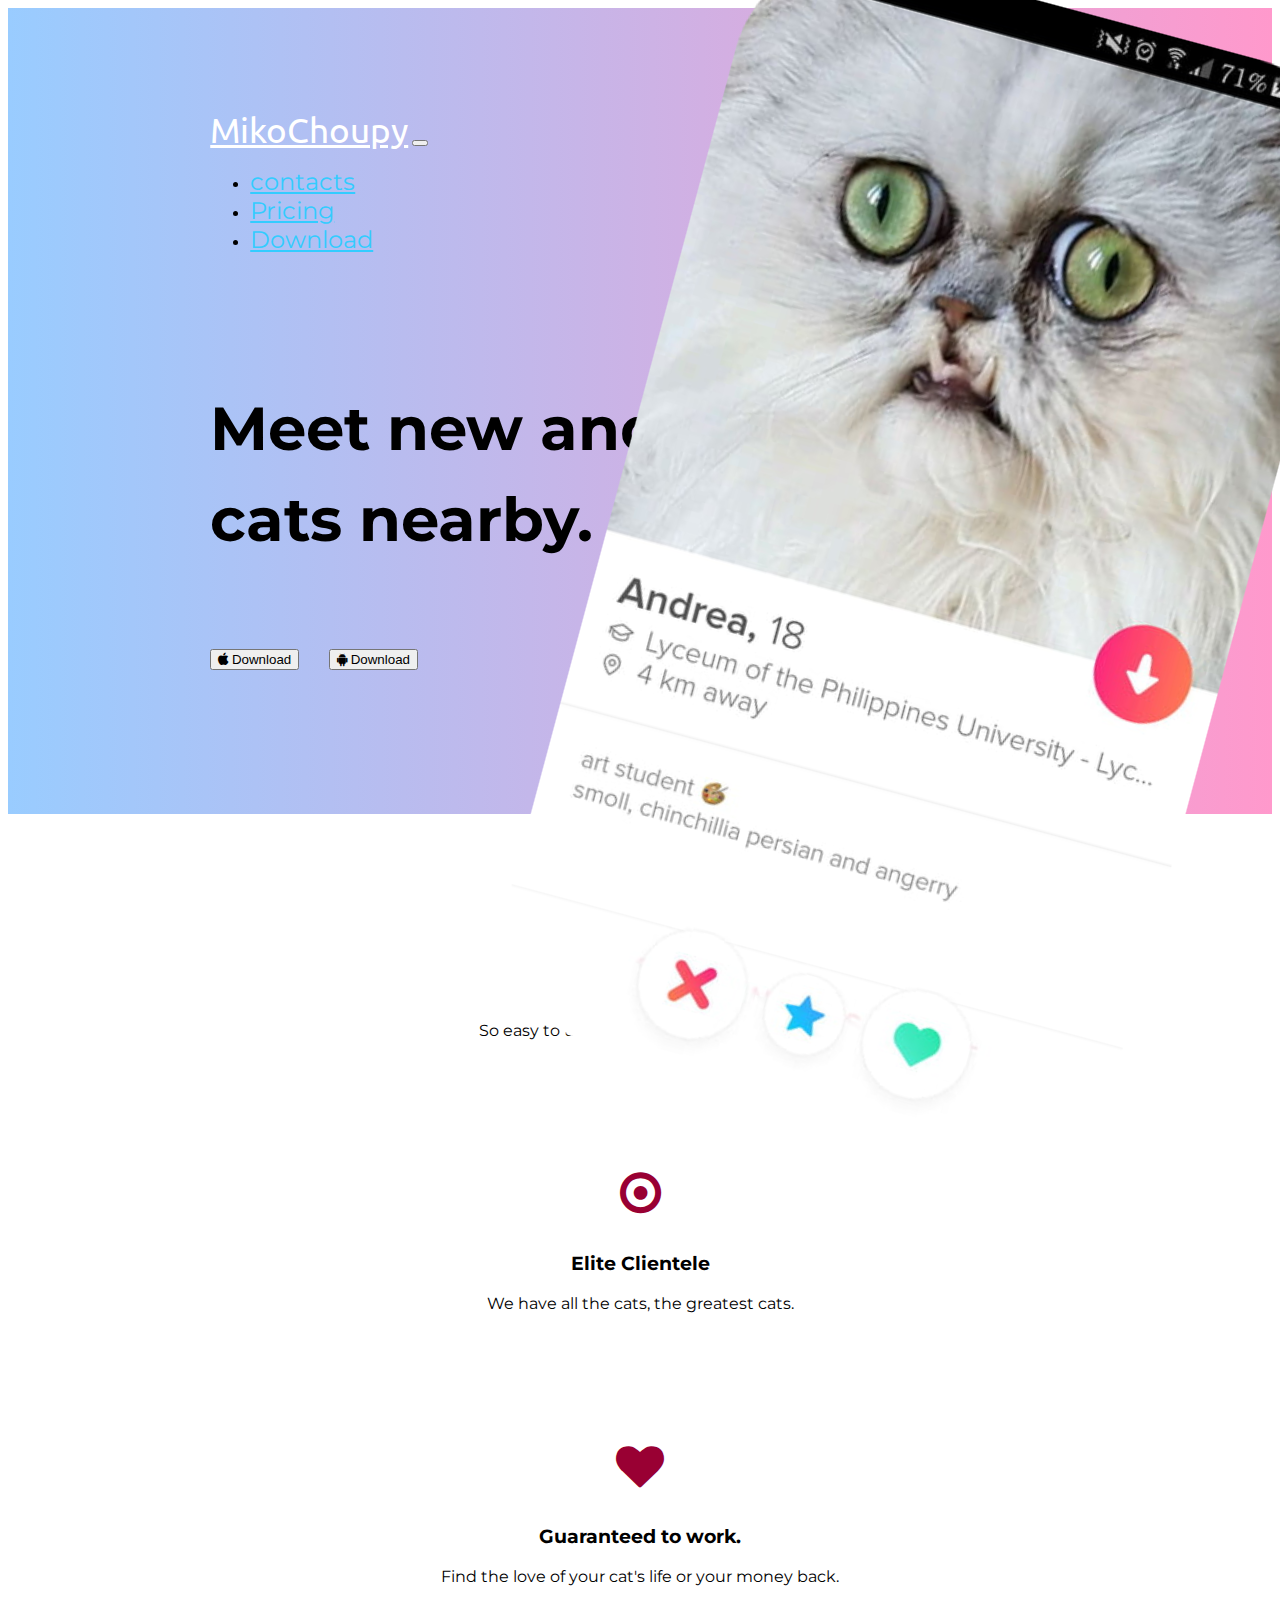
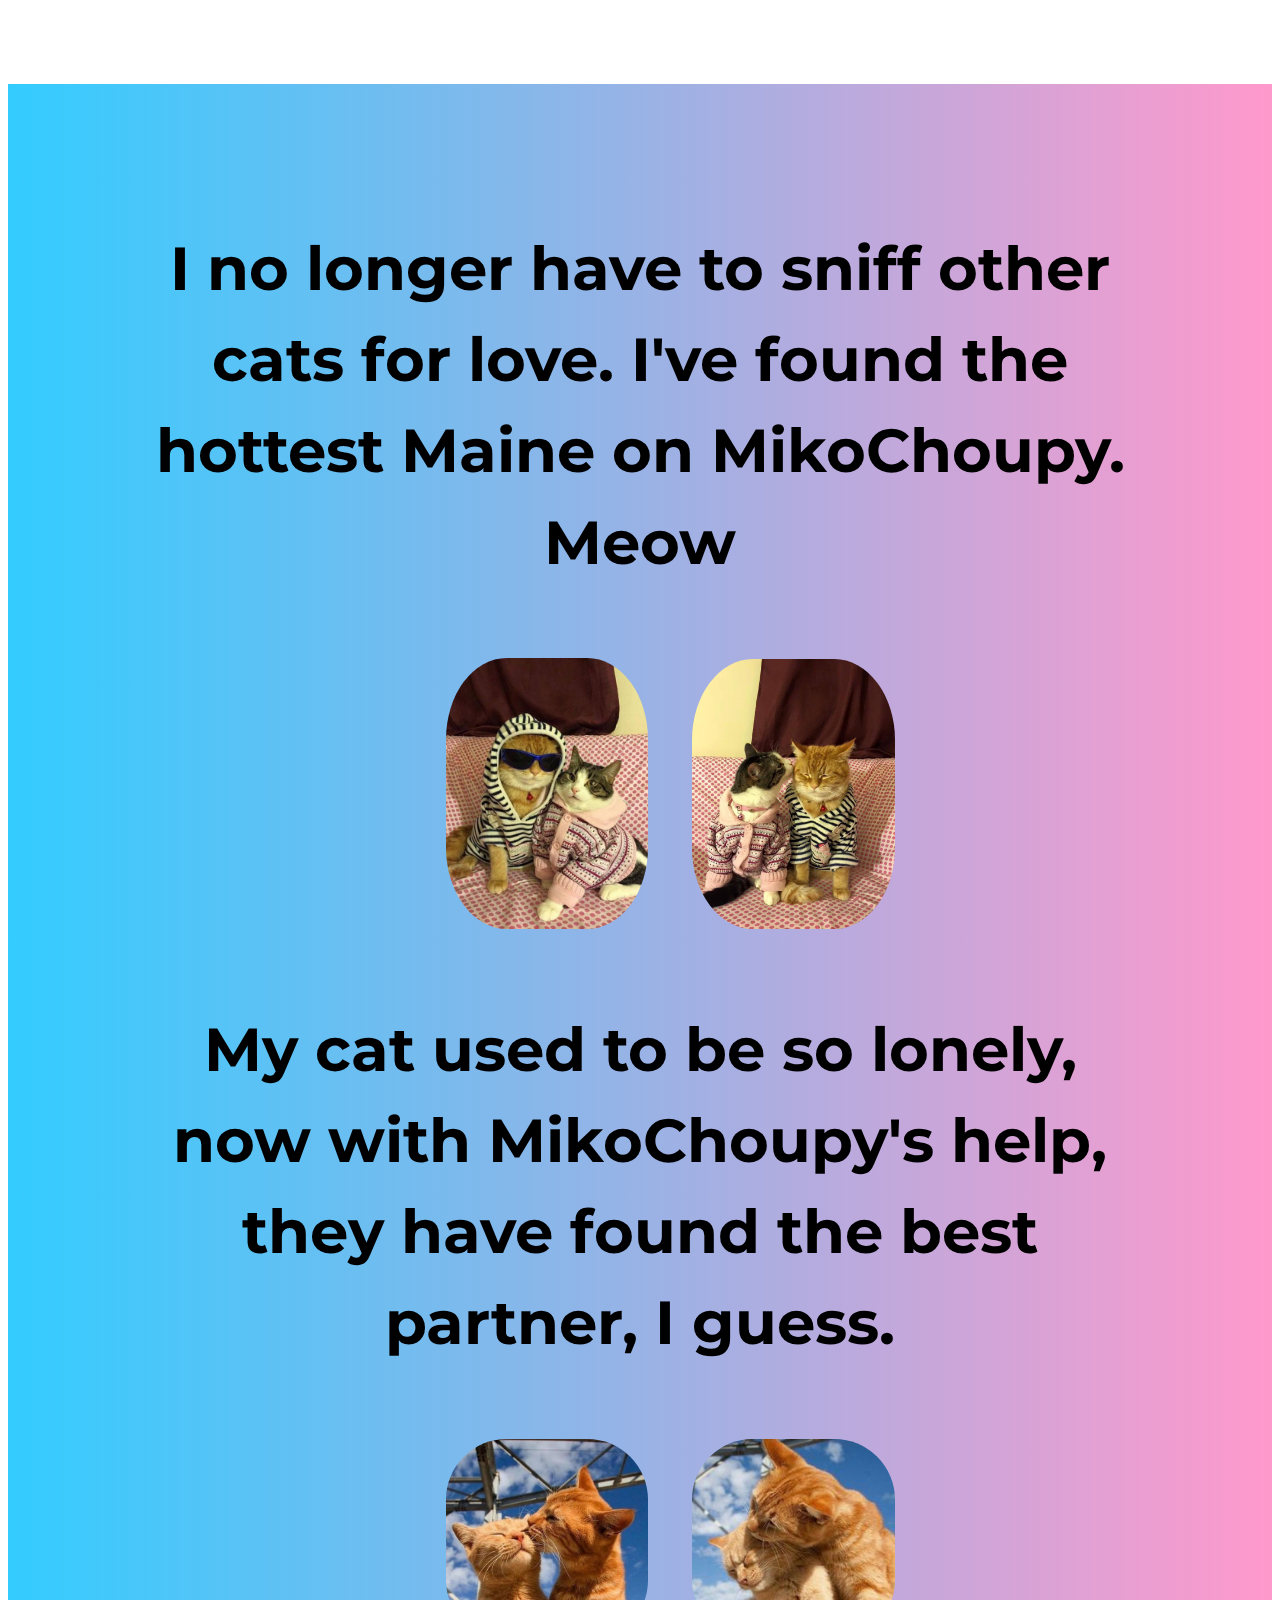
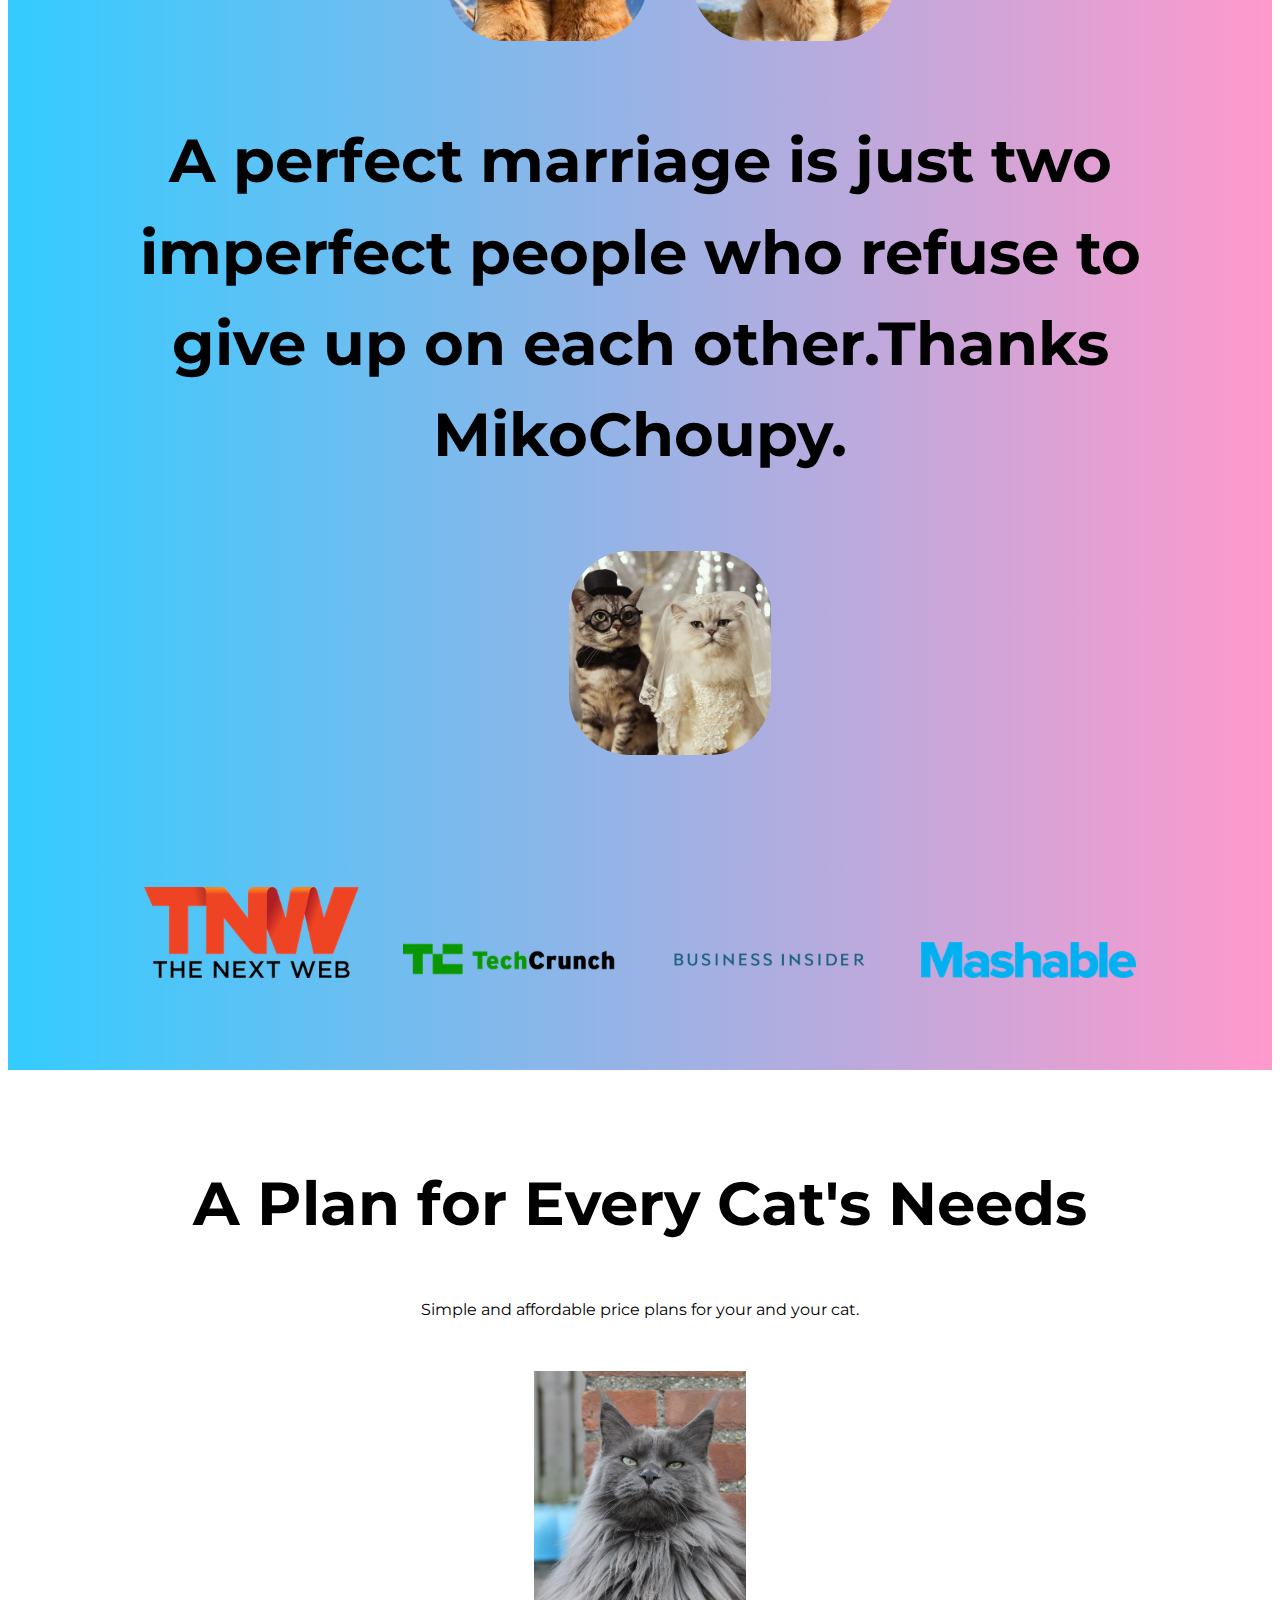
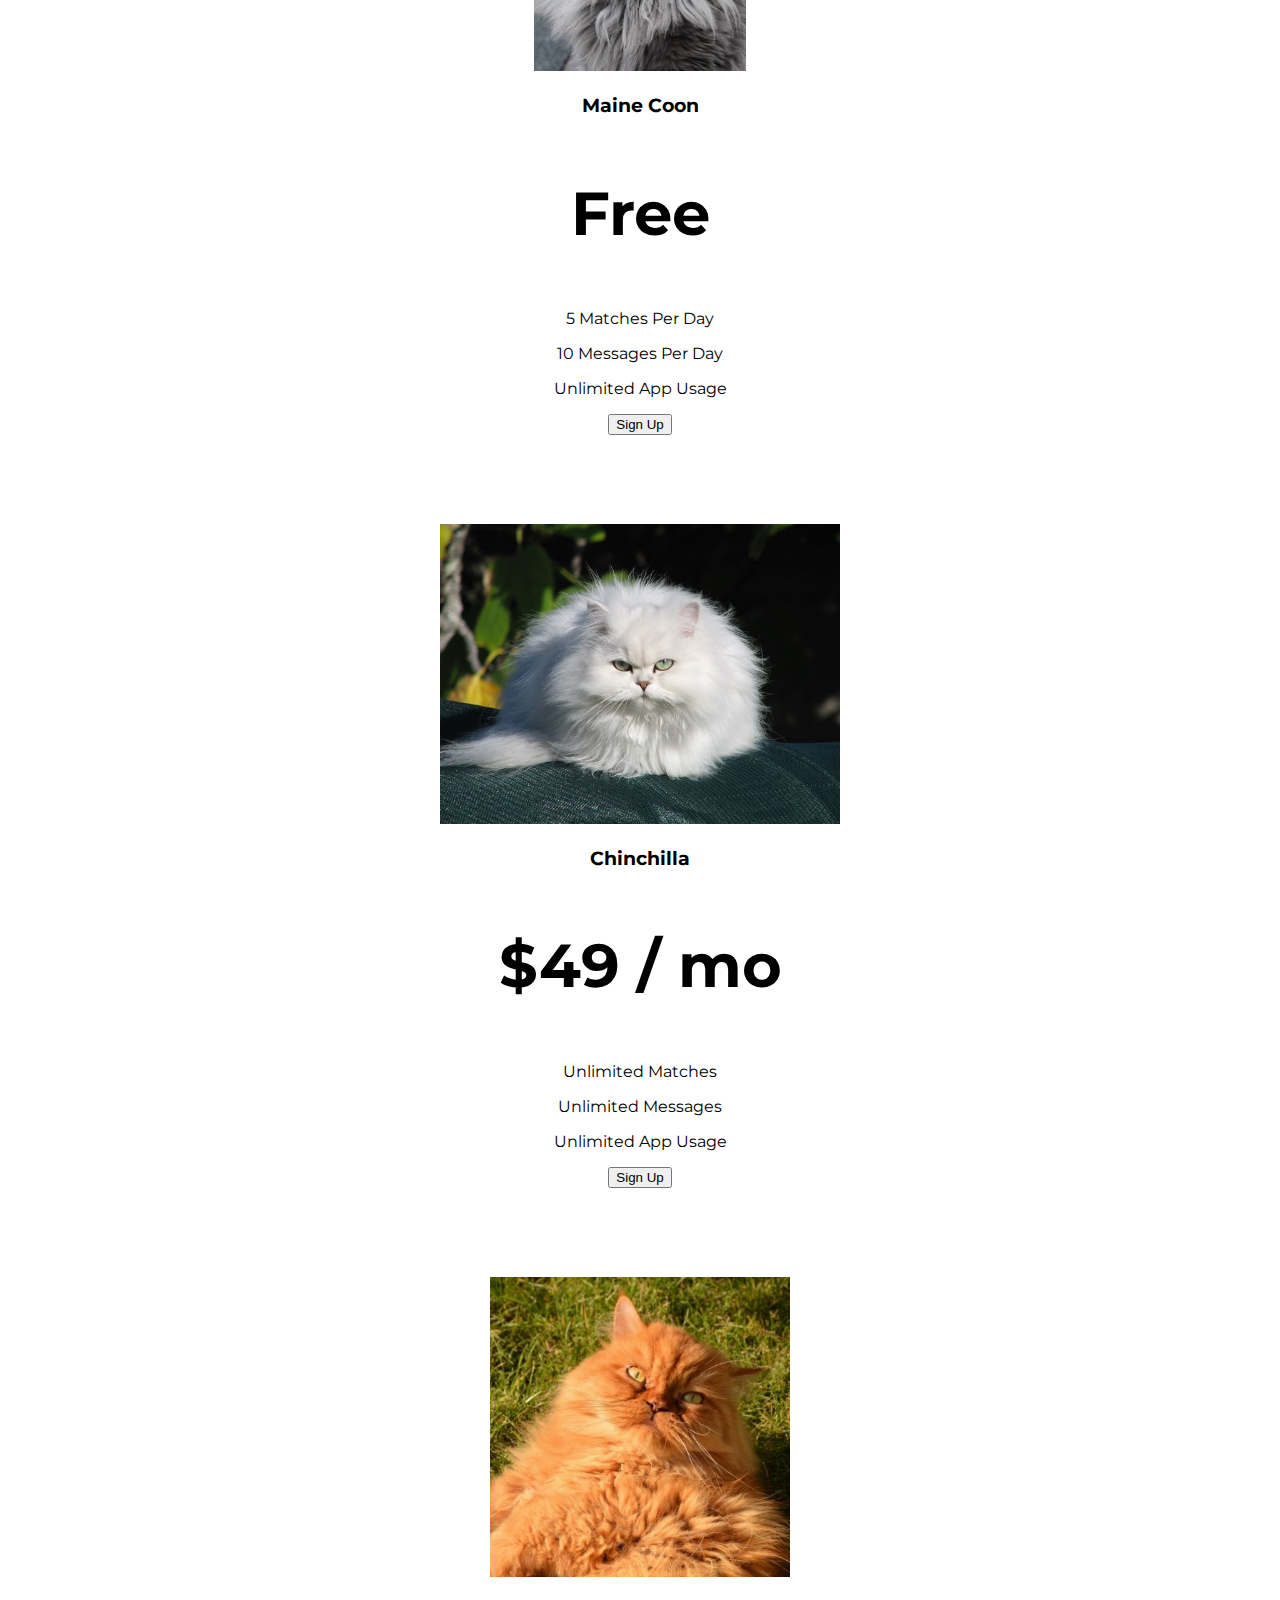
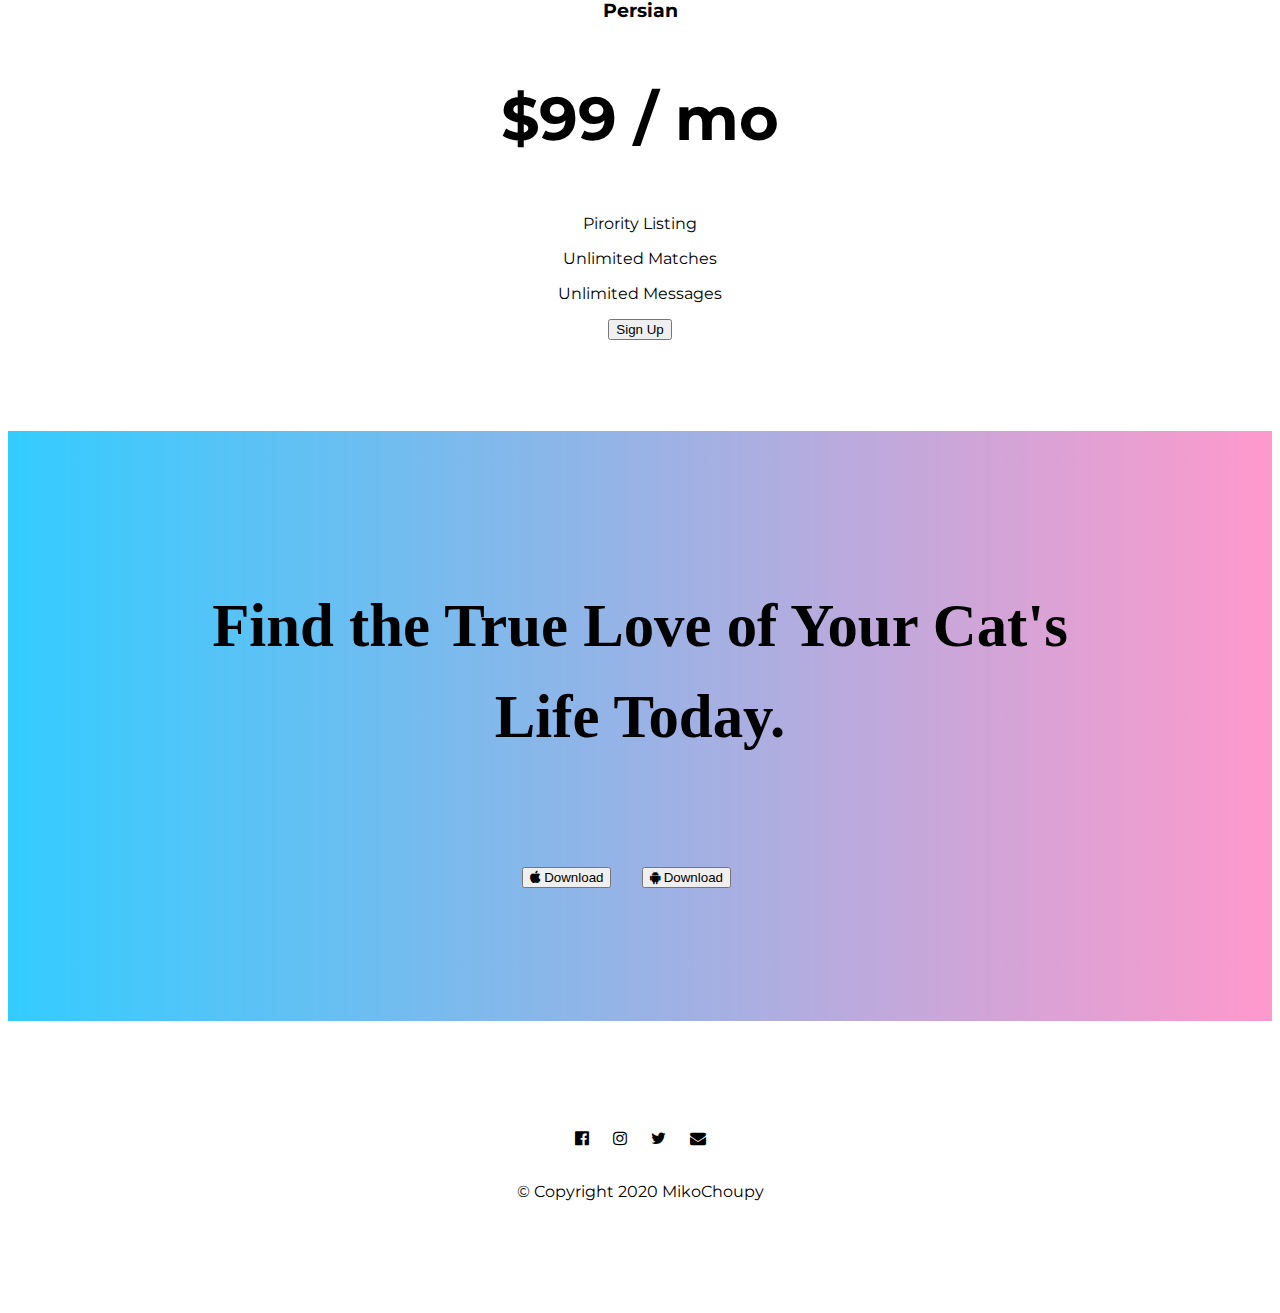
<file: index.html>
<!DOCTYPE html>
<html>

<head>
  <meta charset="utf-8">
  <title>MikoChoupy</title>
  <link href="https://fonts.googleapis.com/css2?family=Montserrat:wght@600&family=Ubuntu:wght@700&display=swap" rel="stylesheet">

  <link rel="stylesheet" href="https://stackpath.bootstrapcdn.com/bootstrap/4.5.0/css/bootstrap.min.css" integrity="sha384-9aIt2nRpC12Uk9gS9baDl411NQApFmC26EwAOH8WgZl5MYYxFfc+NcPb1dKGj7Sk" crossorigin="anonymous">

  <link rel="stylesheet" href="styles.css">
  <link rel="stylesheet" href="https://cdnjs.cloudflare.com/ajax/libs/font-awesome/4.7.0/css/font-awesome.min.css">
  <link rel="icon" href="favicon (1).ico" />

  <script src="https://code.jquery.com/jquery-3.5.1.slim.min.js" integrity="sha384-DfXdz2htPH0lsSSs5nCTpuj/zy4C+OGpamoFVy38MVBnE+IbbVYUew+OrCXaRkfj" crossorigin="anonymous"></script>
  <script src="https://cdn.jsdelivr.net/npm/popper.js@1.16.0/dist/umd/popper.min.js" integrity="sha384-Q6E9RHvbIyZFJoft+2mJbHaEWldlvI9IOYy5n3zV9zzTtmI3UksdQRVvoxMfooAo" crossorigin="anonymous"></script>
  <script src="https://stackpath.bootstrapcdn.com/bootstrap/4.5.0/js/bootstrap.min.js" integrity="sha384-OgVRvuATP1z7JjHLkuOU7Xw704+h835Lr+6QL9UvYjZE3Ipu6Tp75j7Bh/kR0JKI" crossorigin="anonymous"></script>

</head>

<body>

  <section id="title">
    <div class="container-fluid">

      <!-- Nav Bar -->

      <nav class="navbar navbar-expand-lg navbar-dark">
        <a class="navbar-brand" href="">MikoChoupy</a>
        <button class="navbar-toggler" type="button" data-toggle="collapse" data-target="#navbarTogglerDemo02" aria-controls="navbarTogglerDemo02" aria-expanded="false" aria-label="Toggle navigation">
          <span class="navbar-toggler-icon"></span>
        </button>
        <div class="collapse navbar-collapse" id="navbarTogglerDemo02">
          <ul class="navbar-nav ml-auto">
            <li class="nav-items">
              <a class="nav-link" href="#footer">contacts</a>
            </li>
            <li class="nav-items">
              <a class="nav-link" href="#pricing">Pricing</a>
            </li>
            <li class="nav-items">
              <a class="nav-link" href="#cta">Download</a>
            </li>
          </ul>
        </div>

      </nav>

      <!-- Title -->

      <div class="row">
        <div class="col-lg-6">
          <h1>Meet new and interesting cats nearby.</h1>

          <button type="button" class="btn btn-dark btn-lg download-button"><i class="fa fa-apple"></i> Download</button>
          <button type="button" class="btn btn-outline-light btn-lg download-button"><i class="fa fa-android"></i> Download</button>
        </div>

        <div class="col-lg-6">
          <img class="title-image" src="image.png" alt="iphone-mockup" />


        </div>
      </div>
    </div>
  </section>


  <!-- Features -->

  <section id="features">
    <div class="row">
      <div class="features-box col-lg-4">
        <i class="icon fa fa-check-square" style="font-size:48px;"></i>
        <h3>Easy to use.</h3>
        <p>So easy to use, even your cat could do it.</p>
      </div>

      <div class="features-box col-lg-4">
        <i class="icon fa fa-dot-circle-o" style="font-size:48px;"></i>
        <h3>Elite Clientele</h3>
        <p>We have all the cats, the greatest cats.</p>
      </div>

      <div class="features-box col-lg-4">
        <i class="icon fa fa-heart" style="font-size:48px;"></i>
        <h3>Guaranteed to work.</h3>
        <p>Find the love of your cat's life or your money back.</p>
      </div>
    </div>

  </section>


  <!-- Testimonials -->

  <section id="testimonials">

    <div id="carouselExampleControls" class="carousel slide" data-ride="carousel">
      <div class="carousel-inner">
        <div class="carousel-item active">
          <h2>I no longer have to sniff other cats for love. I've found the hottest Maine on MikoChoupy. Meow </h2>
          <img class="d-block-w-100" src="cat front.jpg" alt="First slide">
          <img class="d-block-w-10" src="cat kiss.jpg" alt="First slide">
        </div>
        <div class="carousel-item">
          <h2>My cat used to be so lonely, now with MikoChoupy's help, they have found the best partner, I guess.</h2>
          <img class="d-block-w-200" src="lover.jpg" alt="Second slide">
          <img class="d-block-w-20" src="lovers.jpg" alt="Second slide">
        </div>
        <div class="carousel-item">
          <h2> A perfect marriage is just two imperfect people who refuse to give up on each other.Thanks MikoChoupy. </h2>
          <img class="d-block-w-300" src="married.jpg" alt="Third slide">
        </div>
      </div>
      <a class="carousel-control-prev" href="#carouselExampleControls" role="button" data-slide="prev">
        <span class="carousel-control-prev-icon" aria-hidden="true"></span>
        <span class="sr-only">Previous</span>
      </a>
      <a class="carousel-control-next" href="#carouselExampleControls" role="button" data-slide="next">
        <span class="carousel-control-next-icon" aria-hidden="true"></span>
        <span class="sr-only">Next</span>
      </a>
    </div>


  </section>


  <!-- Press -->

  <section id="press">
    <img class="press-img" src="tnw.png" alt="tnw-logo">
    <img class="press-img" src="TechCrunch.png" alt="tc-logo">
    <img class="press-img" src="bizinsider.png" alt="biz-insider-logo">
    <img class="press-img" src="mashable.png" alt="mashable-logo">

  </section>


  <!-- Pricing -->

  <section id="pricing">
      <h2>A Plan for Every Cat's Needs</h2>
      <p>Simple and affordable price plans for your and your cat.</p>
        <div class="row">
          <div class="pricing-coloumn col-lg-4 col-md-6">
            <div class="card"> <img class="card-img-tops" src="maine.jpg" alt="Card image cap">
              <div class="card-body">
                <h3 class="card-title">Maine Coon</h3>
                <p class="card-text">
                  <h2>Free</h2>
                  <p>5 Matches Per Day</p>
                  <p>10 Messages Per Day</p>
                  <p>Unlimited App Usage</p>
                </p>
                <a <p class="card-text" href="form.html"><small class="text-muted"><button class="btn btn-lg btn-block btn-outline-dark" type="button" href="form.html"> Sign Up</button></small></p></a>
              </div>
            </div>
          </div>
          <div class="pricing-coloumn col-lg-4 col-md-12">
            <div class="card">
              <img class="card-img-tops" src="chin.jpg" alt="Card image cap">
              <div class="card-body">
                <h3 class="card-title">Chinchilla</h3>
                <p class="card-text">
                  <h2>$49 / mo</h2>
                  <p>Unlimited Matches</p>
                  <p>Unlimited Messages</p>
                  <p>Unlimited App Usage</p>
                </p>
                <a <p class="card-text" href="form.html"><small class="text-muted"><button class="btn btn-lg btn-block btn-outline-dark" type="button" href="form.html"> Sign Up</button></small></p></a>
              </div>
            </div>
          </div>
          <div class="pricing-coloumn col-lg-4 col-md-6">
            <div class="card">
              <img class="card-img-tops" src="persi.jpg" alt="Card image cap">
              <div class="card-body">
                <h3 class="card-title">Persian</h3>
                <p class="card-text">
                  <h2>$99 / mo</h2>
                  <p class="card-text">
                    <p>Pirority Listing</p>
                    <p>Unlimited Matches</p>
                    <p>Unlimited Messages</p>
                  </p>
                  <a <p class="card-text" href="form.html"><small class="text-muted"><button class="btn btn-lg btn-block btn-outline-dark" type="button" href="form.html"> Sign Up</button></small></p></a>
              </div>
            </div>
          </div>
        </div>


    </section>


  <!-- Call to Action -->

  <section id="cta">

    <h3 class="cta-heading">Find the True Love of Your Cat's Life Today.</h3>
    <button type="button" class="btn btn-dark btn-lg download-button"><i class="fa fa-apple"></i> Download</button>
    <button type="button" class="btn btn-outline-light btn-lg download-button"><i class="fa fa-android"></i> Download</button>

  </section>


  <!-- Footer -->

  <footer id="footer">
    <i class="social-icon fa fa-facebook-official"aria-hidden="true"></i>
    <i class="social-icon fa fa-instagram" aria-hidden="true"></i>
    <i class="social-icon fa fa-twitter" aria-hidden="true"></i>
    <i class="social-icon fa fa-envelope" aria-hidden="true"></i>

    <p>© Copyright 2020 MikoChoupy</p>
  </footer>


</body>

</html>
</file>
<file: styles.css>
body {
  font-family: "Montserrat";
  colour: black;
}

#title {
  color: Black;
  background-image: linear-gradient(to right, #99ccff, #ff99cc);
}

h1 {
  font-family: "Montserrat", Black, bold;
  font-size: 3.8rem;
  line-height: 1.5;
  font-weight: bold;
}

h2 {
  font-family: "Montserrat", Black, bold;
  font-size: 3.8rem;
  line-height: 1.5;
  font-weight: bold;
}

h3 {
  font-family: "Montserrat", black, bold;
}

p {
  color: Black;
}

.container-fluid {
  padding: 8% 16%;
}

.navbar {
  padding: 0 0 4.5rem;
}

.navbar-brand {
  font-family: "ubuntu";
  font-size: 2.2rem;
  color: black;
  color: white;
  text-align: center;
  -webkit-animation: glow 1s ease-in-out infinite alternate;
  -moz-animation: glow 1s ease-in-out infinite alternate;
  animation: glow 1s ease-in-out infinite alternate;
}

@-webkit-keyframes glow {
  from {
    text-shadow: 0 0 10px #fff, 0 0 20px #fff, 0 0 30px black, 0 0 40px Black, 0 0 50px black, 0 0 60px black, 0 0 70px black;
  }

  to {
    text-shadow: 0 0 20px #fff, 0 0 30px #ff4da6, 0 0 40px #ff4da6, 0 0 50px #ff4da6, 0 0 60px #ff4da6, 0 0 70px #ff4da6, 0 0 80px #ff4da6;
  }
}


.nav-item {
  padding: 0 12px;
  color: Black;
}

.nav-link {
  font-size: 1.5rem;
  font-family: "Montserrat", dark;
  color: #33ccff
}

.download-button {
  margin: 5% 3% 5% 0;
}

.title-image {
  width: 55%;
  transform: rotate(15deg);
  position: absolute;
  right: 0%;
  top: -45px;

}

#features {
  padding: 2% 5%;

}

.features-box {
  text-align: center;
  padding: 5%;
}

.icon {
  color: #990033;
  margin-bottom: 1rem;
}

.icon:hover {
  color: #cc6699;
}

#testimonials {
  background-image: linear-gradient(to right, #33ccff, #ff99cc);
  color: Black;
  padding: 7% 10%;
  text-align: center;
}

.d-block-w-100 {
  width: 20%;
  border-radius: 30%;
  margin: 20px;
  position: relative;
  left: 3%;
}

.d-block-w-10 {
  width: 20%;
  border-radius: 30%;
  margin: 20px;
  position: relative;
  left: 3%;
}

.d-block-w-200 {
  width: 20%;
  border-radius: 30%;
  margin: 20px;
  position: relative;
  left: 3%;
}

.d-block-w-20 {
  width: 20%;
  border-radius: 30%;
  margin: 20px;
  position: relative;
  left: 3%;
}

.d-block-w-300 {
  width: 20%;
  border-radius: 30%;
  margin: 20px;
  position: relative;
  left: 3%;
}



#press {
  background-image: linear-gradient(to right, #33ccff, #ff99cc);
  text-align: center;
  padding-bottom: 3%;
}

.press-img {
  width: 17%;
  margin: 20px 20px 50px;
}


#pricing{
  padding: 100px;
  padding: 3% 2%;
  text-align: center;
}

.pricing-coloumn{
  padding: 3% 2%
}
#cta {
  background-image: linear-gradient(to right, #33ccff, #ff99cc);
  padding: 7% 15%;
  text-align: center;
}
.cta-heading{
  font-family: "Montserrat-black";
  font-size: 3.8rem;
  line-height: 1.5;
  font-weight: bold;

}
#footer{
  padding: 7% 15%;
  text-align: center;
}

.social-icon{
  margin: 20px 10px;
}
@media(max width: 1028px) {
  .title-image{
    position: static;
    transform: rotate(0);
  }

  

}
.card-img-tops
{height: 300px;
  width: 40%
left: 10%
}
</file>
